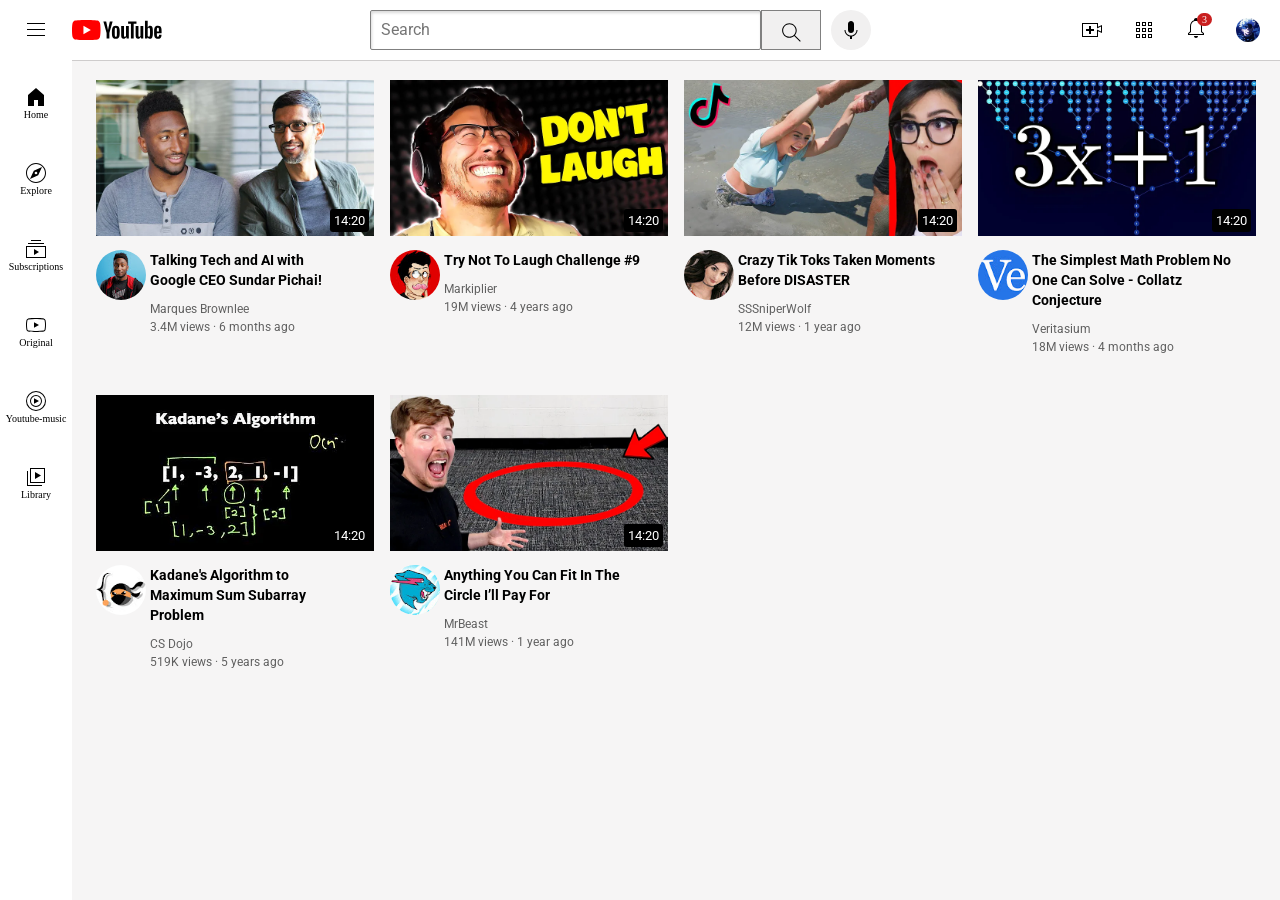
<file: index.html>
<!DOCTYPE html>
<html>
    <head>
        <link rel="preconnect" href="https://fonts.googleapis.com">
        <link rel="preconnect" href="https://fonts.gstatic.com" crossorigin>
        <link href="https://fonts.googleapis.com/css2?family=Roboto:ital,wght@0,100..900;1,100..900&display=swap" rel="stylesheet">
        <title>Youtube clone</title>
        <style>
            
        </style>
    <link rel="stylesheet" href="styles/general.css">
    <link rel="stylesheet" href="styles/video.css">
    <link rel="stylesheet" href="styles/header.css">
    <link rel="stylesheet" href="styles/sidebar.css">
    </head>
    <body>
        <div class="header">
            <div class="left">
                <img class="hamburger-menu" src="icons/hamburger-menu.svg">
                <img class="youtube-logo" src="icons/youtube-logo.svg">
            </div>
            <div class="middle">
                <input class="search" placeholder="Search" type="text">
                <button class="search-button">
                    <img class="search-icon" src="icons/search.svg">
                    <div class="tooltip">Search</div>
                </button>
                <button class="voice-search-button">
                    <img class="voice-icon" src="icons/voice-search-icon.svg">
                    <div class="tooltip">Search with your voice</div>
                </button>
            </div>
            <div class="right">
                <div class="upload-icon-cont">
                    <img class="upload-icon" src="icons/upload.svg">
                    <div class="tooltip">Create</div>
                </div>
                <div class="youtube-apps-cont">
                    <img class="youtube-apps-icon" src="icons/youtube-apps.svg">
                    <div class="tooltip">YouTube apps</div>
                </div>
                <div class="notifications-cont">
                    <div class="notifications-num">
                        <img class="notifications-icon" src="icons/notifications.svg">
                        <div class="notifications-count">3</div>
                        <div class="tooltip">Notifications</div>
                    </div>
                </div>
                <img class="current-user-picture" src="icons/Yuji-smile-pfp.webp">
            </div>
        </div>
        <div class="sidebar">
            <div class="sidebar-link">
                <img src="icons/home.svg">
                <div>Home</div>
            </div>
            <div class="sidebar-link">
                <img src="icons/explore.svg">
                <div>Explore</div>
            </div>
            <div class="sidebar-link">
                <img src="icons/subscriptions.svg">
                <div>Subscriptions</div>
            </div>
            <div class="sidebar-link">
                <img src="icons/originals.svg">
                <div>Original</div>
            </div>
            <div class="sidebar-link">
                <img src="icons/youtube-music.svg">
                <div>Youtube-music</div>
            </div>
            <div class="sidebar-link">
                <img src="icons/library.svg">
                <div>Library</div>
            </div>
        </div>
        <div class="vid-grid">
            <div class="vid-prev">
            <div class="thumb-row">
                <img class="thumbnaill" src="thumbnail/thumbnail-1.webp">
                <div class="vid-time">14:20</div>
            </div>
            <div>
                <div class="channel-prof">
                    <img class="profile-pic" src="channel-profile/channel-1.jpeg">
                </div>
                <div class="vid-info">
                    <p class="vid-title">
                        Talking Tech and AI with Google CEO Sundar Pichai!
                    </p>
                    <p class="vid-author">
                        Marques Brownlee
                    </p>
                    <p class="vid-stats">
                        3.4M views &#183; 6 months ago
                    </p>
                </div>
            </div>
        </div>
         <div class="vid-prev">
            <div class="thumb-row">
                <img class="thumbnaill" src="thumbnail/thumbnail-2.webp">
                <div class="vid-time">14:20</div>
            </div>
            <div>
                <div class="channel-prof">
                    <img class="profile-pic" src="channel-profile/channel-2.jpeg">
                </div>
                <div class="vid-info">
                    <p class="vid-title">
                        Try Not To Laugh Challenge #9
                    </p>
                    <p class="vid-author">
                        Markiplier
                    </p>
                    <p class="vid-stats">
                        19M views &#183; 4 years ago
                    </p>
                </div>
            </div>
        </div>
        <div class="vid-prev">
            <div class="thumb-row">
                <img class="thumbnaill" src="thumbnail/thumbnail-3.webp">
                <div class="vid-time">14:20</div>
            </div>
            <div>
                <div class="channel-prof">
                    <img class="profile-pic" src="channel-profile/channel-3.jpeg">
                </div>
                <div class="vid-info">
                    <p class="vid-title">
                        Crazy Tik Toks Taken Moments Before DISASTER
                    </p>
                    <p class="vid-author">
                        SSSniperWolf
                    </p>
                    <p class="vid-stats">
                        12M views &#183; 1 year ago
                    </p>
                </div>
            </div>
        </div>
         <div class="vid-prev">
            <div class="thumb-row">
                <img class="thumbnaill" src="thumbnail/thumbnail-4.webp">
                <div class="vid-time">14:20</div>
            </div>
            <div>
                <div class="channel-prof">
                    <img class="profile-pic" src="channel-profile/channel-4.jpeg">
                </div>
                <div class="vid-info">
                    <p class="vid-title">
                        The Simplest Math Problem No One Can Solve - Collatz Conjecture
                    </p>
                    <p class="vid-author">
                        Veritasium
                    </p>
                    <p class="vid-stats">
                        18M views &#183;  4 months ago
                    </p>
                </div>
            </div>
        </div>
        <div class="vid-prev">
            <div class="thumb-row">
                <img class="thumbnaill" src="thumbnail/thumbnail-5.webp">
                <div class="vid-time">14:20</div>
            </div>
            <div>
                <div class="channel-prof">
                    <img class="profile-pic" src="channel-profile/channel-5.jpeg">
                </div>
                <div class="vid-info">
                    <p class="vid-title">
                        Kadane's Algorithm to Maximum Sum Subarray Problem
                    </p>
                    <p class="vid-author">
                        CS Dojo
                    </p>
                    <p class="vid-stats">
                        519K views &#183; 5 years ago 
                    </p>
                </div>
            </div>
        </div>
         <div class="vid-prev">
            <div class="thumb-row">
                <img class="thumbnaill" src="thumbnail/thumbnail-6.webp">
                <div class="vid-time">14:20</div>
            </div>
            <div>
                <div class="channel-prof">
                    <img class="profile-pic" src="channel-profile/channel-6.jpeg">
                </div>
                <div class="vid-info">
                    <p class="vid-title">
                        Anything You Can Fit In The Circle I’ll Pay For
                    </p>
                    <p class="vid-author">
                        MrBeast
                    </p>
                    <p class="vid-stats">
                        141M views &#183; 1 year ago 
                    </p>
                </div>
            </div>
        </div>
        </div>
    </body>
</html>
</file>
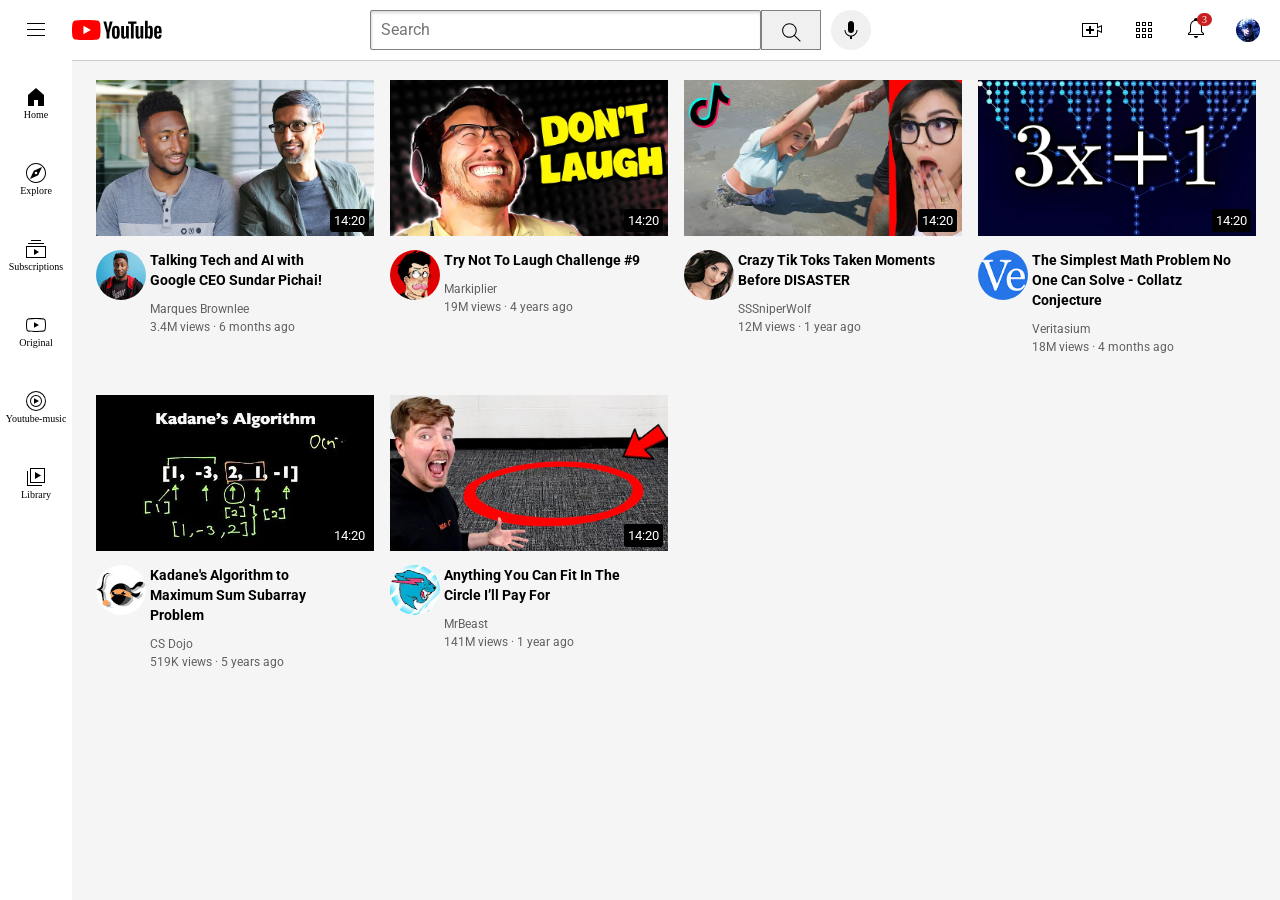
<file: youtube.html>
<!DOCTYPE html>
<html>
    <head>
        <link rel="preconnect" href="https://fonts.googleapis.com">
        <link rel="preconnect" href="https://fonts.gstatic.com" crossorigin>
        <link href="https://fonts.googleapis.com/css2?family=Roboto:ital,wght@0,100..900;1,100..900&display=swap" rel="stylesheet">
        <title>Youtube clone</title>
        <style>
            
        </style>
    <link rel="stylesheet" href="styles/general.css">
    <link rel="stylesheet" href="styles/video.css">
    <link rel="stylesheet" href="styles/header.css">
    <link rel="stylesheet" href="styles/sidebar.css">
    </head>
    <body>
        <div class="header">
            <div class="left">
                <img class="hamburger-menu" src="icons/hamburger-menu.svg">
                <img class="youtube-logo" src="icons/youtube-logo.svg">
            </div>
            <div class="middle">
                <input class="search" placeholder="Search" type="text">
                <button class="search-button">
                    <img class="search-icon" src="icons/search.svg">
                    <div class="tooltip">Search</div>
                </button>
                <button class="voice-search-button">
                    <img class="voice-icon" src="icons/voice-search-icon.svg">
                    <div class="tooltip">Search with your voice</div>
                </button>
            </div>
            <div class="right">
                <div class="upload-icon-cont">
                    <img class="upload-icon" src="icons/upload.svg">
                    <div class="tooltip">Create</div>
                </div>
                <div class="youtube-apps-cont">
                    <img class="youtube-apps-icon" src="icons/youtube-apps.svg">
                    <div class="tooltip">YouTube apps</div>
                </div>
                <div class="notifications-cont">
                    <div class="notifications-num">
                        <img class="notifications-icon" src="icons/notifications.svg">
                        <div class="notifications-count">3</div>
                        <div class="tooltip">Notifications</div>
                    </div>
                </div>
                <img class="current-user-picture" src="icons/Yuji-smile-pfp.webp">
            </div>
        </div>
        <div class="sidebar">
            <div class="sidebar-link">
                <img src="icons/home.svg">
                <div>Home</div>
            </div>
            <div class="sidebar-link">
                <img src="icons/explore.svg">
                <div>Explore</div>
            </div>
            <div class="sidebar-link">
                <img src="icons/subscriptions.svg">
                <div>Subscriptions</div>
            </div>
            <div class="sidebar-link">
                <img src="icons/originals.svg">
                <div>Original</div>
            </div>
            <div class="sidebar-link">
                <img src="icons/youtube-music.svg">
                <div>Youtube-music</div>
            </div>
            <div class="sidebar-link">
                <img src="icons/library.svg">
                <div>Library</div>
            </div>
        </div>
        <div class="vid-grid">
            <div class="vid-prev">
            <div class="thumb-row">
                <img class="thumbnaill" src="thumbnail/thumbnail-1.webp">
                <div class="vid-time">14:20</div>
            </div>
            <div>
                <div class="channel-prof">
                    <img class="profile-pic" src="channel-profile/channel-1.jpeg">
                </div>
                <div class="vid-info">
                    <p class="vid-title">
                        Talking Tech and AI with Google CEO Sundar Pichai!
                    </p>
                    <p class="vid-author">
                        Marques Brownlee
                    </p>
                    <p class="vid-stats">
                        3.4M views &#183; 6 months ago
                    </p>
                </div>
            </div>
        </div>
         <div class="vid-prev">
            <div class="thumb-row">
                <img class="thumbnaill" src="thumbnail/thumbnail-2.webp">
                <div class="vid-time">14:20</div>
            </div>
            <div>
                <div class="channel-prof">
                    <img class="profile-pic" src="channel-profile/channel-2.jpeg">
                </div>
                <div class="vid-info">
                    <p class="vid-title">
                        Try Not To Laugh Challenge #9
                    </p>
                    <p class="vid-author">
                        Markiplier
                    </p>
                    <p class="vid-stats">
                        19M views &#183; 4 years ago
                    </p>
                </div>
            </div>
        </div>
        <div class="vid-prev">
            <div class="thumb-row">
                <img class="thumbnaill" src="thumbnail/thumbnail-3.webp">
                <div class="vid-time">14:20</div>
            </div>
            <div>
                <div class="channel-prof">
                    <img class="profile-pic" src="channel-profile/channel-3.jpeg">
                </div>
                <div class="vid-info">
                    <p class="vid-title">
                        Crazy Tik Toks Taken Moments Before DISASTER
                    </p>
                    <p class="vid-author">
                        SSSniperWolf
                    </p>
                    <p class="vid-stats">
                        12M views &#183; 1 year ago
                    </p>
                </div>
            </div>
        </div>
         <div class="vid-prev">
            <div class="thumb-row">
                <img class="thumbnaill" src="thumbnail/thumbnail-4.webp">
                <div class="vid-time">14:20</div>
            </div>
            <div>
                <div class="channel-prof">
                    <img class="profile-pic" src="channel-profile/channel-4.jpeg">
                </div>
                <div class="vid-info">
                    <p class="vid-title">
                        The Simplest Math Problem No One Can Solve - Collatz Conjecture
                    </p>
                    <p class="vid-author">
                        Veritasium
                    </p>
                    <p class="vid-stats">
                        18M views &#183;  4 months ago
                    </p>
                </div>
            </div>
        </div>
        <div class="vid-prev">
            <div class="thumb-row">
                <img class="thumbnaill" src="thumbnail/thumbnail-5.webp">
                <div class="vid-time">14:20</div>
            </div>
            <div>
                <div class="channel-prof">
                    <img class="profile-pic" src="channel-profile/channel-5.jpeg">
                </div>
                <div class="vid-info">
                    <p class="vid-title">
                        Kadane's Algorithm to Maximum Sum Subarray Problem
                    </p>
                    <p class="vid-author">
                        CS Dojo
                    </p>
                    <p class="vid-stats">
                        519K views &#183; 5 years ago 
                    </p>
                </div>
            </div>
        </div>
         <div class="vid-prev">
            <div class="thumb-row">
                <img class="thumbnaill" src="thumbnail/thumbnail-6.webp">
                <div class="vid-time">14:20</div>
            </div>
            <div>
                <div class="channel-prof">
                    <img class="profile-pic" src="channel-profile/channel-6.jpeg">
                </div>
                <div class="vid-info">
                    <p class="vid-title">
                        Anything You Can Fit In The Circle I’ll Pay For
                    </p>
                    <p class="vid-author">
                        MrBeast
                    </p>
                    <p class="vid-stats">
                        141M views &#183; 1 year ago 
                    </p>
                </div>
            </div>
        </div>
        </div>
    </body>
</html>
</file>
<file: styles/general.css>
p{
                font-family: Roboto, Arial;
                margin-top: 0;
                margin-bottom: 0;
            }
body{
    margin: 0;
    padding-top: 80px;
    padding-left:96px;
    padding-right: 24px;
    background-color: rgb(246, 245, 245);
}
</file>
<file: styles/video.css>
.thumbnaill{
                width: 100%;
                cursor: pointer;
            }
            .vid-title{
                margin-top: 0;
                font-size:14px;
                font-weight: bold;
                line-height: 20px;
                margin-bottom: 12px;
            }
            .vid-author,
            .vid-stats{
                font-size: 12px;
                color:rgb(96,96,96);
                cursor: pointer;
            }
            .vid-prev{
                width: 100%;
                display: inline-block;
                vertical-align: top;
                margin-right: 15px;
            }
            .channel-prof{
                display: inline-block;
                width: 50px;
                vertical-align: top;
                
            }
            .vid-author{
                margin-bottom: 4px;
                cursor: pointer;
            }
            .vid-info{
                display: inline-block;
                width:200px;
            }
            .profile-pic{
                width: 100%;
                cursor: pointer;
                border-radius: 40px;
            }
            .thumb-row{
                margin-bottom: 10px;
                position: relative;
            }
            .vid-grid{
                display: grid;
                grid-template-columns: 1fr 1fr 1fr;
                column-gap: 16px;
                row-gap: 40px;
            }
            @media(max-width: 740px) {
                .vid-grid{
                    grid-template-columns:1fr 1fr ;
                }
            }
            @media(min-width: 741px) and (max-width:999px){
                .vid-grid{
                    grid-template-columns:1fr 1fr 1fr;
                }
            }
            @media(min-width:1000px){
                .vid-grid{
                    grid-template-columns:1fr 1fr 1fr 1fr;
                }
            }
            .vid-time{
                font-family: Roboto,Arial;
                color: rgb(255, 255, 255);
                background-color: black;
                position: absolute;
                right: 5px;
                bottom: 8px;
                font-size: 13px;
                font-weight: 400;
                padding: 4px;
                border-radius: 3px;
            }
</file>
<file: styles/header.css>
.header{
    height: 60px;
    display: flex;
    flex-direction: row;
    justify-content: space-between;
    position: fixed;
    top: 0;
    right: 0;
    left: 0;  
    z-index: 100;
    background-color: white;
    border-bottom-width: 1px;
    border-bottom-style:solid ;
    border-bottom-color:rgb(206, 204, 204) ;
}
.left{
    display: flex;
    align-items: center;
}
.middle{
    flex:1;
    max-width:500px;
    display: flex;
    align-items: center;
}
.right{
    width: 180px;
    display: flex;
    align-items: center;
    justify-content: space-between;
    margin-right: 20px;
    flex-shrink: 0;
}
.hamburger-menu{
    height: 24px;
    margin-left: 24px;
    margin-right: 24px;
    cursor: pointer;
}
.youtube-logo{
    height: 20px;
    cursor: pointer;
    
}
.search-button{
    height: 40px;
    width: 60px;
    background-color: rgb(241, 240, 240);
    border-width: 1px;
    border-style:solid;
    margin-bottom: 0px;
    margin-right: 10px;
    border-color: gray;
    cursor: pointer;
}
.search-button,
.voice-search-button,
.upload-icon-cont,
.youtube-apps-cont,
.notifications-cont{
    position: relative;
    display: flex;
    justify-content: center;
    align-items: center;
    cursor: pointer;
}
.search-button .tooltip,
.voice-search-button .tooltip,
.upload-icon-cont .tooltip,
.youtube-apps-cont .tooltip,
.notifications-cont .tooltip{
    font-family: Roboto, Arial;
    position: absolute;
    background-color: gray;
    color: white;
    padding-left: 4px;
    padding-bottom: 4px;
    padding-right:4px;
    padding-top: 4px;
    border-radius: 2px;
    font-size: 12px;
    bottom: -30px;
    opacity: 0;
    transition: opacity 0.15s;
    pointer-events: none;
    white-space: nowrap;
}
.search-button:hover .tooltip,
.voice-search-button:hover .tooltip,
.upload-icon-cont:hover .tooltip,
.youtube-apps-cont:hover .tooltip,
.notifications-cont:hover .tooltip{
    opacity:1;
}
.voice-search-button{
    height: 40px;
    width: 40px;
    border-radius: 20px;
    border: none;
    background-color: rgb(241, 240, 240);
    cursor: pointer;
}
.voice-icon{
    height: 24px;
}
.search::placeholder{
    font-family: roboto;
    font-size: 16px;
}
.search{
    flex: 1;
    height: 36px;
    padding-left: 10px;
    font-size: 16px;
    border-width: 1px;
    border-style: solid;
    border-color: gray;
    border-radius: 2px;
    box-shadow: inset 1px 2px 3px rgba(0,0,0,0.15);
    margin-left: -1px ;
    width: 0;
}
.search-icon{
    height:25px;
    margin-top: 5px;;
}
.upload-icon{
    height: 24px;
}
.youtube-apps-icon{
    height: 24px;
    
}
.notifications-icon{
    height: 24px;
}
.notifications-num{
    position: relative;
}
.notifications-count{
    position: absolute;
    top: -3px;
    right: -4px;
    background-color: rgb(201, 31, 31);
    border-radius: 10px;
    color: white;
    font-size: 10px;
    padding-left: 5px;
    padding-right: 5px;
    padding-bottom: 1px;
    padding-top: 1px;
}

.current-user-picture{
    height: 24px;
    border-radius: 16px;
    cursor: pointer;
}
</file>
<file: styles/sidebar.css>
.sidebar{
    position: fixed;
    left:0;
    bottom:0 ;
    top:60px;
    background-color: rgb(255, 255, 255);
    width: 72px;
    z-index: 200;
    padding-top: 5px;
}
.sidebar-link{
    margin-bottom: 1px;
    height: 75px;
    display: flex;
    align-items: center;
    justify-content: center;
    flex-direction: column;
    cursor: pointer;
}
.sidebar-link:hover{
    background-color: rgb(222, 221, 221);

}
.sidebar-link img{
    height: 24px;
}
.sidebar-link div{
    font-size: 10px
}
</file>
